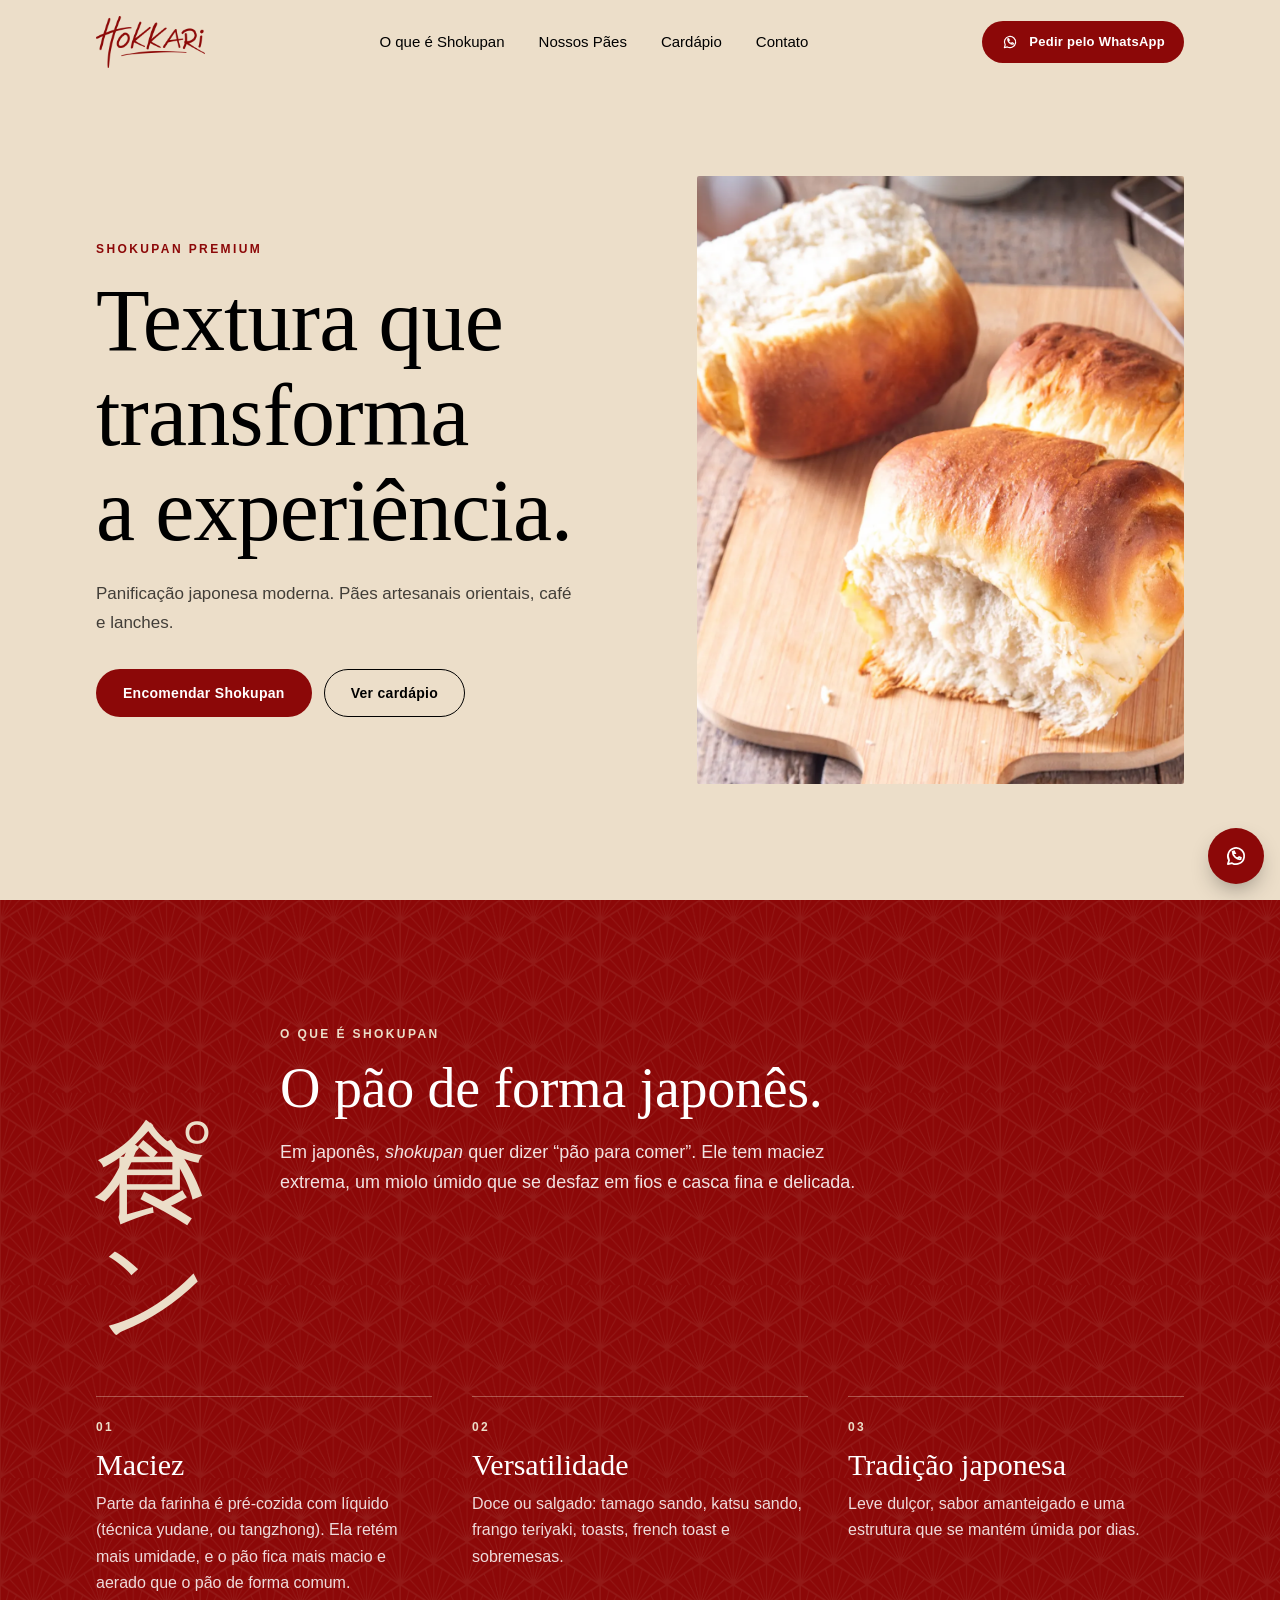
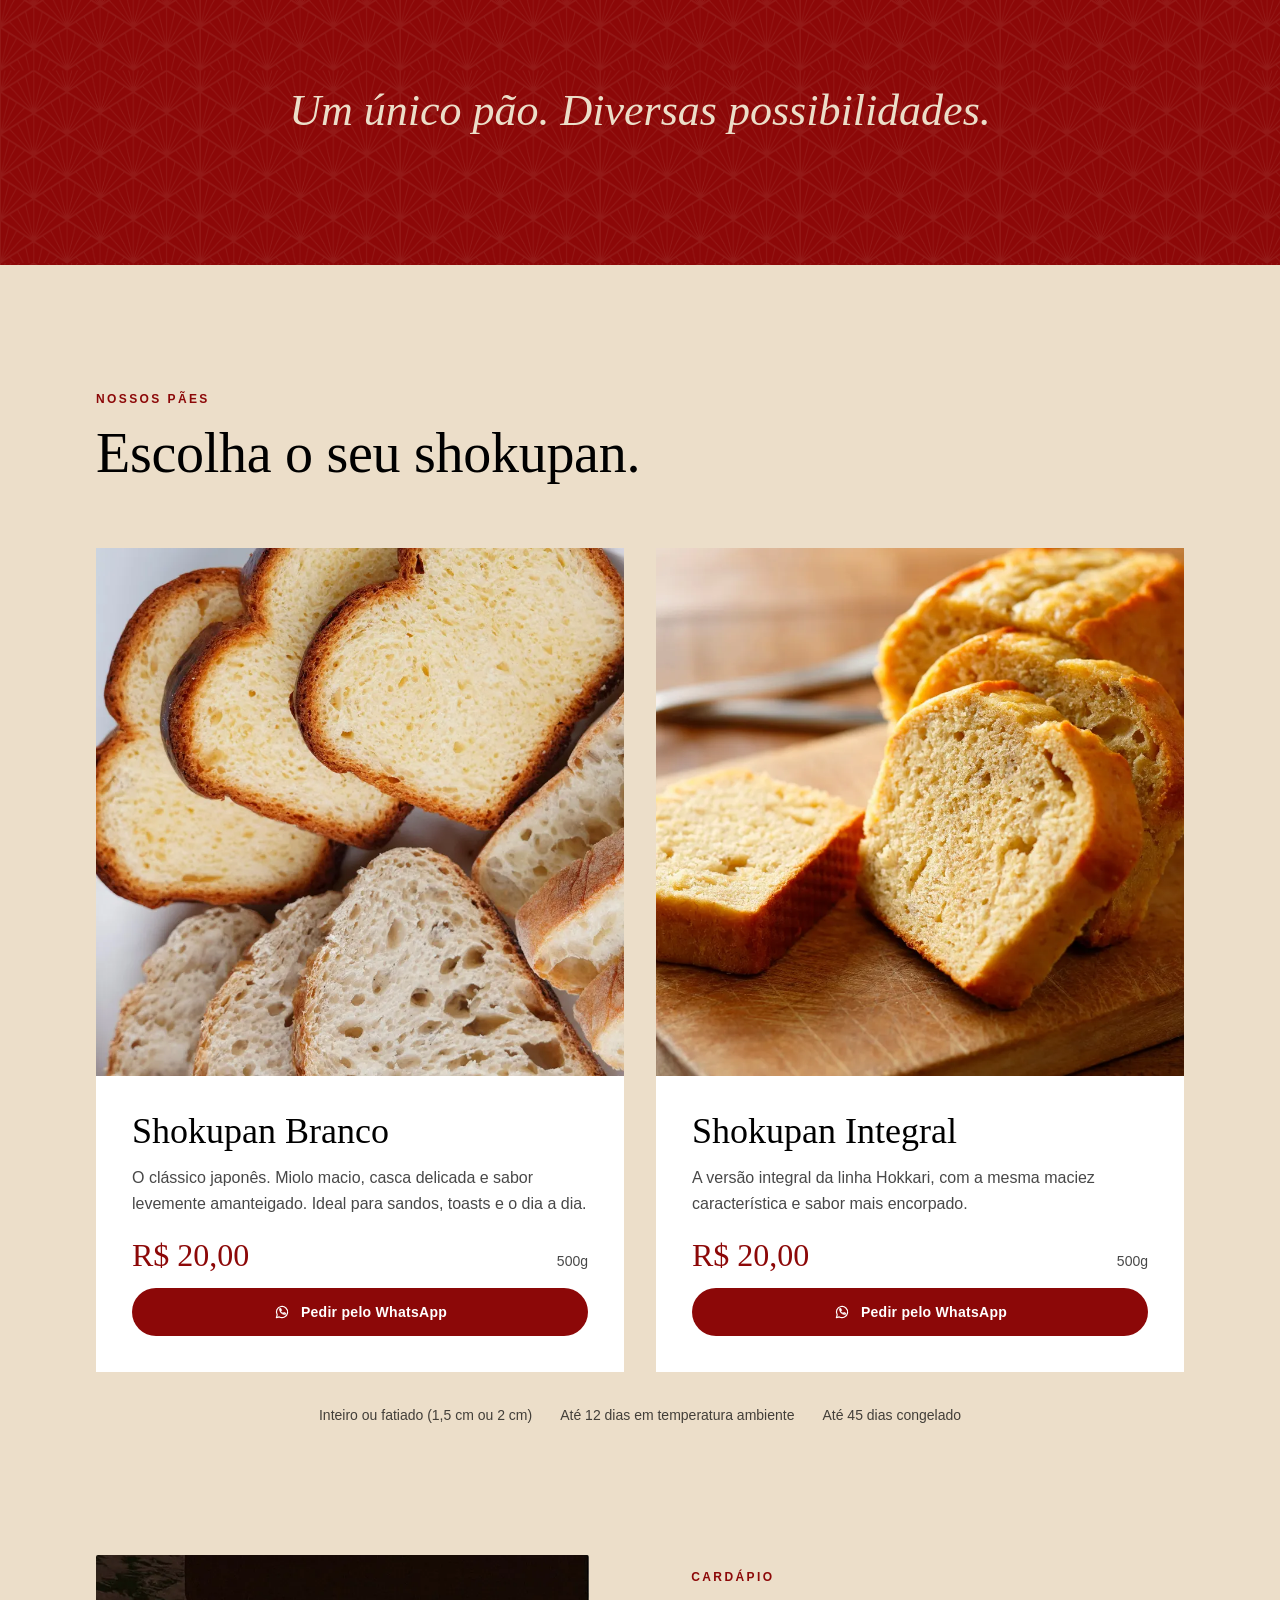
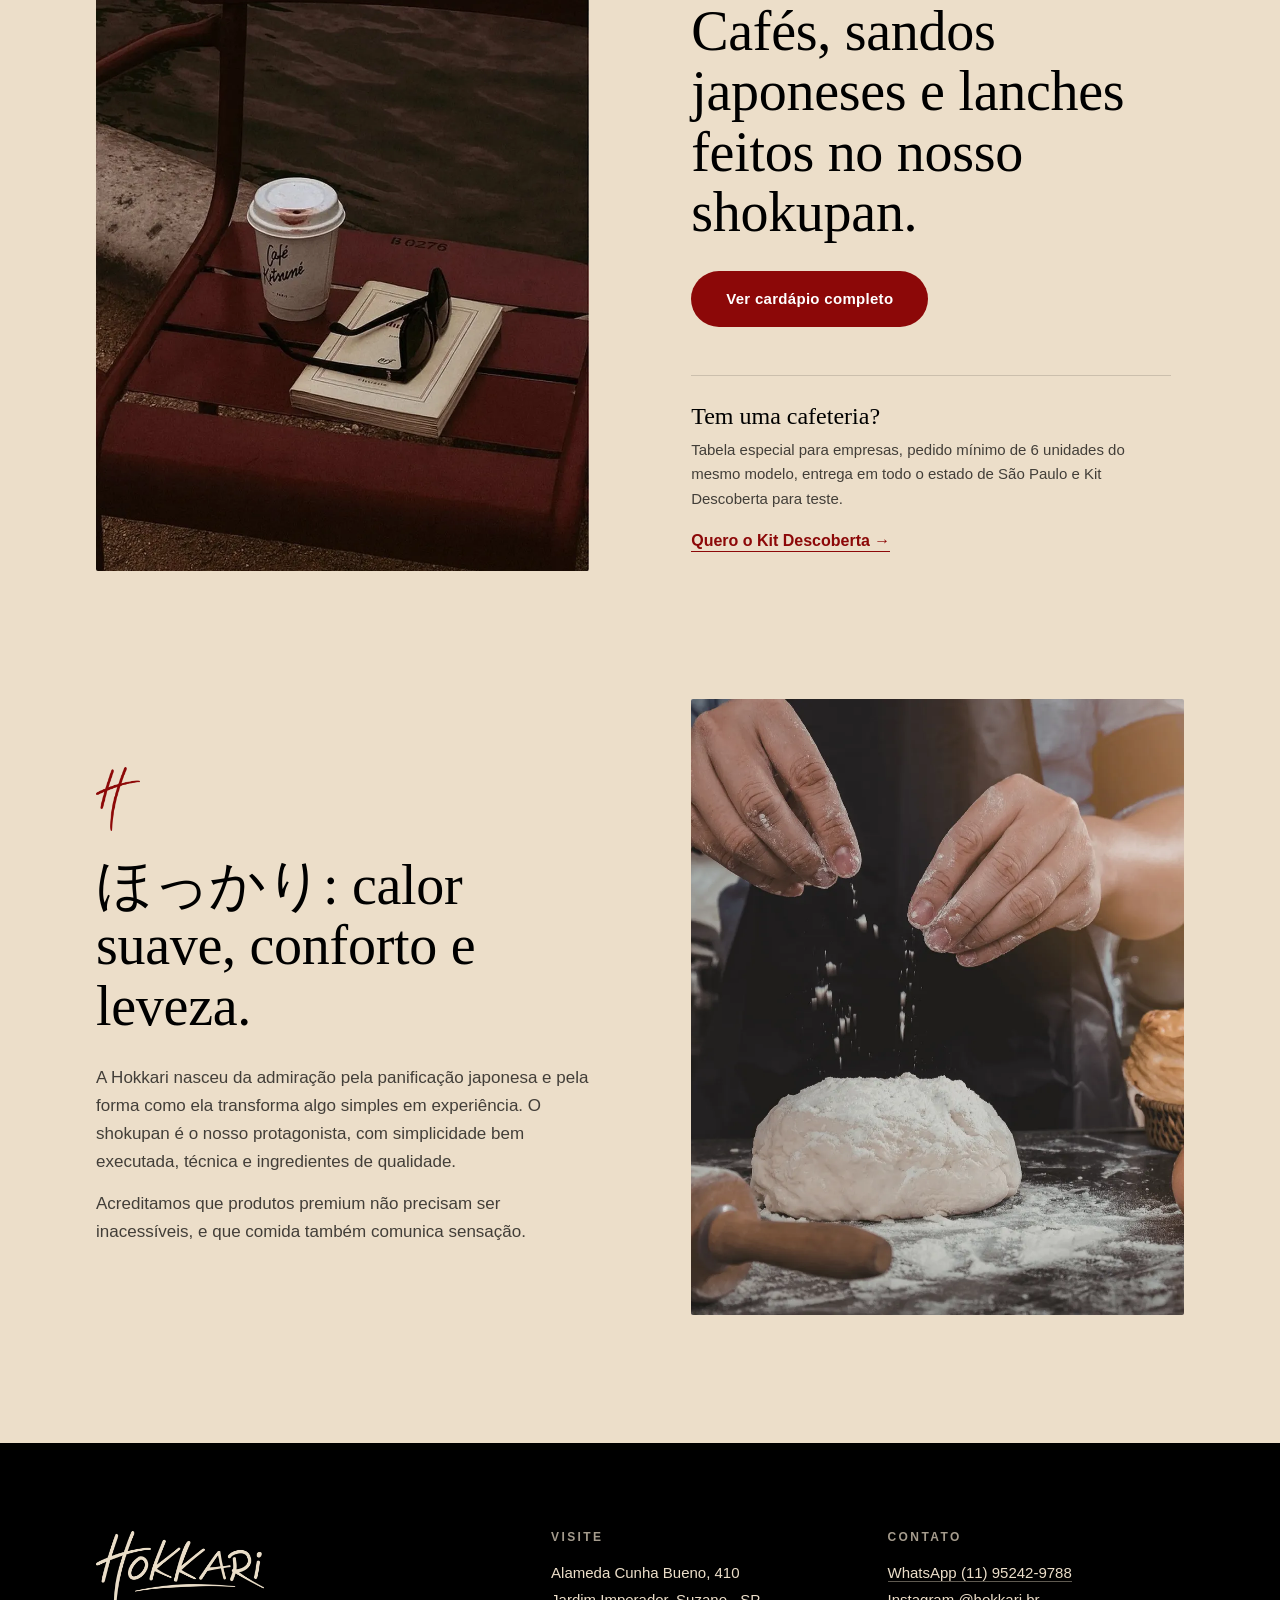
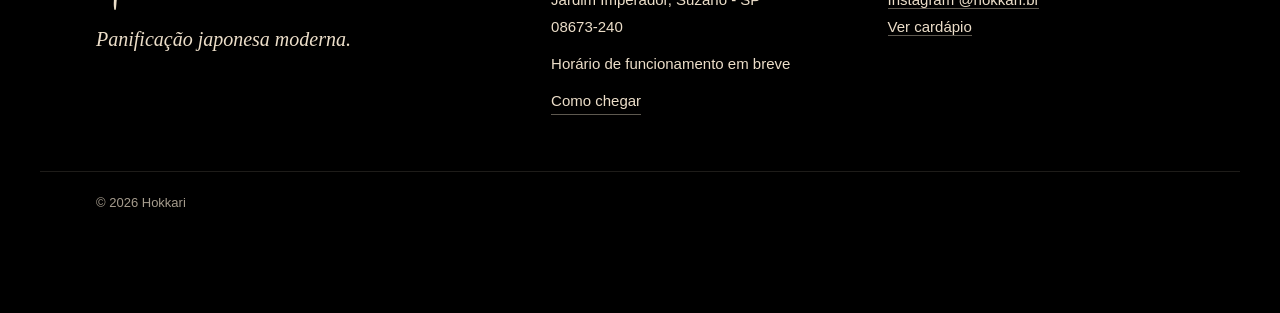
<file: index.html>
<!doctype html>
<html lang="pt-BR">
<head>
  <meta charset="utf-8">
  <meta name="viewport" content="width=device-width, initial-scale=1">
  <title>Hokkari · Shokupan premium e panificação japonesa moderna</title>
  <meta name="description" content="Hokkari: shokupan premium, o pão de forma japonês de maciez extrema. Pães artesanais orientais, café e lanches em Suzano - SP. Encomende pelo WhatsApp.">
  <meta name="theme-color" content="#ECDEC9">
  <link rel="canonical" href="https://www.hokkari.com.br/">

  <meta property="og:type" content="website">
  <meta property="og:locale" content="pt_BR">
  <meta property="og:site_name" content="Hokkari">
  <meta property="og:title" content="Hokkari · Textura que transforma a experiência">
  <meta property="og:description" content="Panificação japonesa moderna. Shokupan premium, café e lanches.">
  <meta property="og:url" content="https://www.hokkari.com.br/">
  <meta property="og:image" content="https://www.hokkari.com.br/assets/img/og-image.jpg">
  <meta property="og:image:width" content="1200">
  <meta property="og:image:height" content="630">
  <meta name="twitter:card" content="summary_large_image">

  <link rel="icon" href="assets/img/favicon.png" type="image/png">
  <link rel="preload" as="image" href="assets/img/hero.webp" type="image/webp">
  <link rel="stylesheet" href="assets/css/styles.css">

  <script>document.documentElement.classList.add("js")</script>
  <script src="assets/js/config.js"></script>
  <script src="assets/js/main.js" defer></script>
</head>
<body>
  <a class="skip-link" href="#conteudo">Pular para o conteúdo</a>

  <!-- ============ HEADER ============ -->
  <header class="site-header" id="topo">
    <div class="container header-inner">
      <a href="#topo" class="brand" aria-label="Hokkari, voltar ao início">
        <img src="assets/img/logo-vermelho.webp" width="640" height="304" alt="Hokkari">
      </a>

      <nav class="main-nav" id="menu" aria-label="Menu principal">
        <ul>
          <li><a href="#shokupan">O que é Shokupan</a></li>
          <li><a href="#paes">Nossos Pães</a></li>
          <li><a href="cardapio.html" data-cardapio>Cardápio</a></li>
          <li><a href="#contato">Contato</a></li>
        </ul>
      </nav>

      <div class="header-actions">
        <a class="btn btn-red btn-sm" data-wa="geral" href="https://wa.me/5511952429788" target="_blank" rel="noopener">
          <svg class="icon" aria-hidden="true"><use href="#i-chat"/></svg>
          <span class="only-wide">Pedir pelo WhatsApp</span><span class="only-narrow">Pedir</span>
        </a>
        <button class="menu-toggle" type="button" aria-expanded="false" aria-controls="menu" aria-label="Abrir menu">
          <span></span><span></span>
        </button>
      </div>
    </div>
  </header>

  <main id="conteudo">

    <!-- ============ HERO ============ -->
    <section class="hero" aria-labelledby="hero-title">
      <div class="container hero-grid">
        <div class="hero-text">
          <p class="eyebrow">Shokupan premium</p>
          <h1 id="hero-title">Textura que transforma a&nbsp;experiência.</h1>
          <p class="hero-sub">Panificação japonesa moderna. Pães artesanais orientais, café e lanches.</p>
          <div class="hero-ctas">
            <a href="#paes" class="btn btn-red">Encomendar Shokupan</a>
            <a href="cardapio.html" data-cardapio class="btn btn-line">Ver cardápio</a>
          </div>
        </div>
        <figure class="hero-media">
          <!-- FOTO/VÍDEO REAL: close do miolo do shokupan Hokkari sendo rasgado (4:5).
               Imagem provisória retirada da Apresentação de Marca. -->
          <img src="assets/img/hero.webp" width="1200" height="1440" fetchpriority="high"
               alt="Pão macio sendo aberto à mão, revelando o miolo branco em fios sobre tábua de madeira">
        </figure>
      </div>
    </section>

    <!-- ============ O QUE É SHOKUPAN ============ -->
    <section class="section shokupan" id="shokupan" aria-labelledby="shokupan-title">
      <div class="container">
        <div class="shokupan-head reveal">
          <p class="jp" lang="ja" aria-hidden="true">食パン</p>
          <div>
            <p class="eyebrow eyebrow-light">O que é Shokupan</p>
            <h2 id="shokupan-title">O pão de forma japonês.</h2>
            <p class="lead">Em japonês, <em>shokupan</em> quer dizer “pão para comer”. Ele tem maciez extrema, um miolo úmido que se desfaz em fios e casca fina e delicada.</p>
          </div>
        </div>

        <ol class="pillars">
          <li class="reveal">
            <h3>Maciez</h3>
            <p>Parte da farinha é pré-cozida com líquido (técnica yudane, ou tangzhong). Ela retém mais umidade, e o pão fica mais macio e aerado que o pão de forma comum.</p>
          </li>
          <li class="reveal">
            <h3>Versatilidade</h3>
            <p>Doce ou salgado: tamago sando, katsu sando, frango teriyaki, toasts, french toast e sobremesas.</p>
          </li>
          <li class="reveal">
            <h3>Tradição japonesa</h3>
            <p>Leve dulçor, sabor amanteigado e uma estrutura que se mantém úmida por dias.</p>
          </li>
        </ol>

        <p class="closing reveal">Um único pão. Diversas possibilidades.</p>
      </div>
    </section>

    <!-- ============ NOSSOS PÃES ============ -->
    <section class="section paes" id="paes" aria-labelledby="paes-title">
      <div class="container">
        <header class="section-head reveal">
          <p class="eyebrow">Nossos Pães</p>
          <h2 id="paes-title">Escolha o seu shokupan.</h2>
        </header>

        <div class="products">
          <article class="product reveal" aria-labelledby="p-branco">
            <figure class="product-media">
              <!-- FOTO REAL: Shokupan Branco inteiro + fatias, fundo creme (1:1). Imagem provisória. -->
              <img src="assets/img/shokupan-branco.webp" width="900" height="900" loading="lazy" decoding="async"
                   alt="Fatias de shokupan branco com miolo claro e casca dourada fina">
            </figure>
            <div class="product-body">
              <h3 id="p-branco">Shokupan Branco</h3>
              <p>O clássico japonês. Miolo macio, casca delicada e sabor levemente amanteigado. Ideal para sandos, toasts e o dia a dia.</p>
              <p class="meta"><span class="price" data-preco="branco">R$ 20,00</span><span data-peso="branco">500g</span></p>
              <a class="btn btn-red btn-block" data-wa="branco" href="https://wa.me/5511952429788" target="_blank" rel="noopener">
                <svg class="icon" aria-hidden="true"><use href="#i-chat"/></svg> Pedir pelo WhatsApp
              </a>
            </div>
          </article>

          <article class="product reveal" aria-labelledby="p-integral">
            <figure class="product-media">
              <!-- FOTO REAL: Shokupan Integral no mesmo enquadramento do Branco (1:1). Imagem provisória. -->
              <img src="assets/img/shokupan-integral.webp" width="900" height="900" loading="lazy" decoding="async"
                   alt="Shokupan integral fatiado sobre tábua de madeira, com miolo macio e casca dourada">
            </figure>
            <div class="product-body">
              <h3 id="p-integral">Shokupan Integral</h3>
              <p>A versão integral da linha Hokkari, com a mesma maciez característica e sabor mais encorpado.</p>
              <p class="meta"><span class="price" data-preco="integral">R$ 20,00</span><span data-peso="integral">500g</span></p>
              <a class="btn btn-red btn-block" data-wa="integral" href="https://wa.me/5511952429788" target="_blank" rel="noopener">
                <svg class="icon" aria-hidden="true"><use href="#i-chat"/></svg> Pedir pelo WhatsApp
              </a>
            </div>
          </article>
        </div>

        <ul class="product-info reveal">
          <li>Inteiro ou fatiado (1,5 cm ou 2 cm)</li>
          <li>Até 12 dias em temperatura ambiente</li>
          <li>Até 45 dias congelado</li>
        </ul>
      </div>
    </section>

    <!-- ============ CARDÁPIO ============ -->
    <section class="section cardapio" id="cardapio" aria-labelledby="cardapio-title">
      <div class="container split">
        <figure class="split-media reveal">
          <!-- FOTO REAL: café e sando no balcão da Hokkari (3:4). Imagem provisória. -->
          <img src="assets/img/cafe.webp" width="900" height="1200" loading="lazy" decoding="async"
               alt="Copo de café sobre uma cadeira vermelha ao lado de um livro e óculos de sol">
        </figure>
        <div class="split-text reveal">
          <p class="eyebrow">Cardápio</p>
          <h2 id="cardapio-title">Cafés, sandos japoneses e lanches feitos no nosso shokupan.</h2>
          <a href="cardapio.html" data-cardapio class="btn btn-red btn-lg">Ver cardápio completo</a>

          <div class="b2b" id="cafeterias">
            <h3>Tem uma cafeteria?</h3>
            <p>Tabela especial para empresas, pedido mínimo de 6 unidades do mesmo modelo, entrega em todo o estado de São Paulo e Kit Descoberta para teste.</p>
            <a class="text-link" data-wa="b2b" href="https://wa.me/5511952429788" target="_blank" rel="noopener">Quero o Kit Descoberta →</a>
          </div>
        </div>
      </div>
    </section>

    <!-- ============ SOBRE ============ -->
    <section class="section sobre" id="sobre" aria-labelledby="sobre-title">
      <div class="container split split-reverse">
        <figure class="split-media reveal">
          <!-- FOTO REAL: mãos da equipe Hokkari trabalhando a massa (5:6). Imagem provisória. -->
          <img src="assets/img/sobre.webp" width="1000" height="1200" loading="lazy" decoding="async"
               alt="Mãos polvilhando farinha sobre uma massa de pão na bancada">
        </figure>
        <div class="split-text reveal">
          <img class="symbol" src="assets/img/simbolo-vermelho.webp" width="300" height="434" alt="" loading="lazy">
          <h2 id="sobre-title"><span lang="ja">ほっかり</span>: calor suave, conforto e leveza.</h2>
          <p>A Hokkari nasceu da admiração pela panificação japonesa e pela forma como ela transforma algo simples em experiência. O shokupan é o nosso protagonista, com simplicidade bem executada, técnica e ingredientes de qualidade.</p>
          <p>Acreditamos que produtos premium não precisam ser inacessíveis, e que comida também comunica sensação.</p>
        </div>
      </div>
    </section>
  </main>

  <!-- ============ RODAPÉ ============ -->
  <footer class="site-footer" id="contato">
    <div class="container footer-grid">
      <div class="footer-brand">
        <img src="assets/img/logo-creme.webp" width="640" height="304" alt="Hokkari" loading="lazy">
        <p>Panificação japonesa moderna.</p>
      </div>
      <div>
        <h2 class="footer-title">Visite</h2>
        <address data-endereco>Alameda Cunha Bueno, 410<br>Jardim Imperador, Suzano - SP<br>08673-240</address>
        <ul class="plain" data-horarios><li>Horário de funcionamento em breve</li></ul>
        <a class="footer-link" data-maps href="https://www.google.com/maps/search/?api=1&query=Alameda+Cunha+Bueno+410+Suzano+SP" target="_blank" rel="noopener">Como chegar</a>
      </div>
      <div>
        <h2 class="footer-title">Contato</h2>
        <ul class="plain">
          <li><a class="footer-link" data-wa="geral" href="https://wa.me/5511952429788" target="_blank" rel="noopener">WhatsApp <span data-wa-display>(11) 95242-9788</span></a></li>
          <li><a class="footer-link" data-ig href="https://instagram.com/hokkari.br" target="_blank" rel="noopener">Instagram <span data-ig-display>@hokkari.br</span></a></li>
          <li><a class="footer-link" data-cardapio href="cardapio.html">Ver cardápio</a></li>
        </ul>
      </div>
    </div>
    <div class="container footer-bottom">
      <p>© <span data-ano>2026</span> Hokkari</p>
    </div>
  </footer>

  <a class="wa-float" data-wa="geral" href="https://wa.me/5511952429788" target="_blank" rel="noopener" aria-label="Conversar com a Hokkari pelo WhatsApp">
    <svg aria-hidden="true"><use href="#i-chat"/></svg>
  </a>

  <svg width="0" height="0" style="position:absolute" aria-hidden="true">
    <symbol id="i-chat" viewBox="0 0 24 24"><path fill="none" stroke="currentColor" stroke-width="1.6" stroke-linecap="round" stroke-linejoin="round" d="M4.5 19.5l1.1-3.6A7.5 7.5 0 1 1 8.4 18.6z"/><path fill="none" stroke="currentColor" stroke-width="1.6" stroke-linecap="round" d="M9.3 9.2c.2 2.3 2.2 4.4 4.6 4.8l1-1.1 1.6.8-.3 1.3c-3.5.3-7.4-3.4-7.3-7l1.3-.3.8 1.6z"/></symbol>
  </svg>
</body>
</html>
</file>
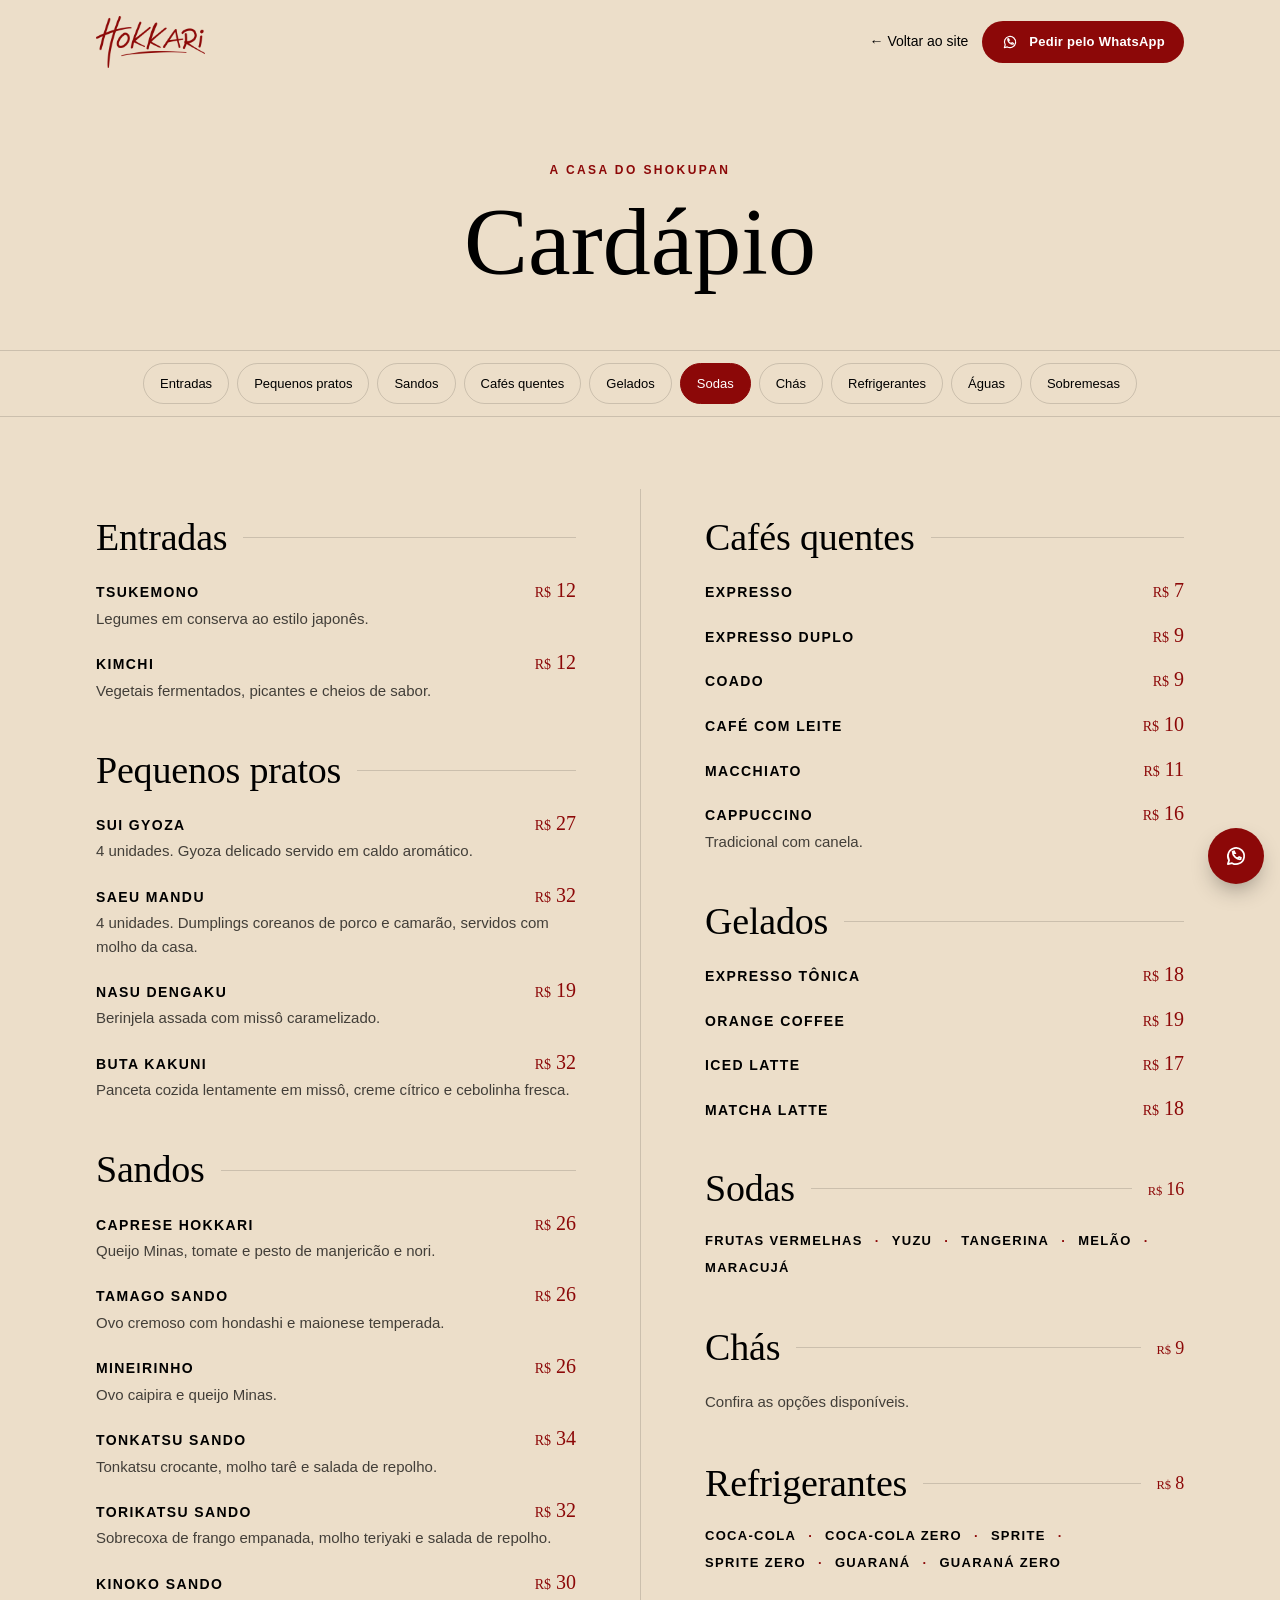
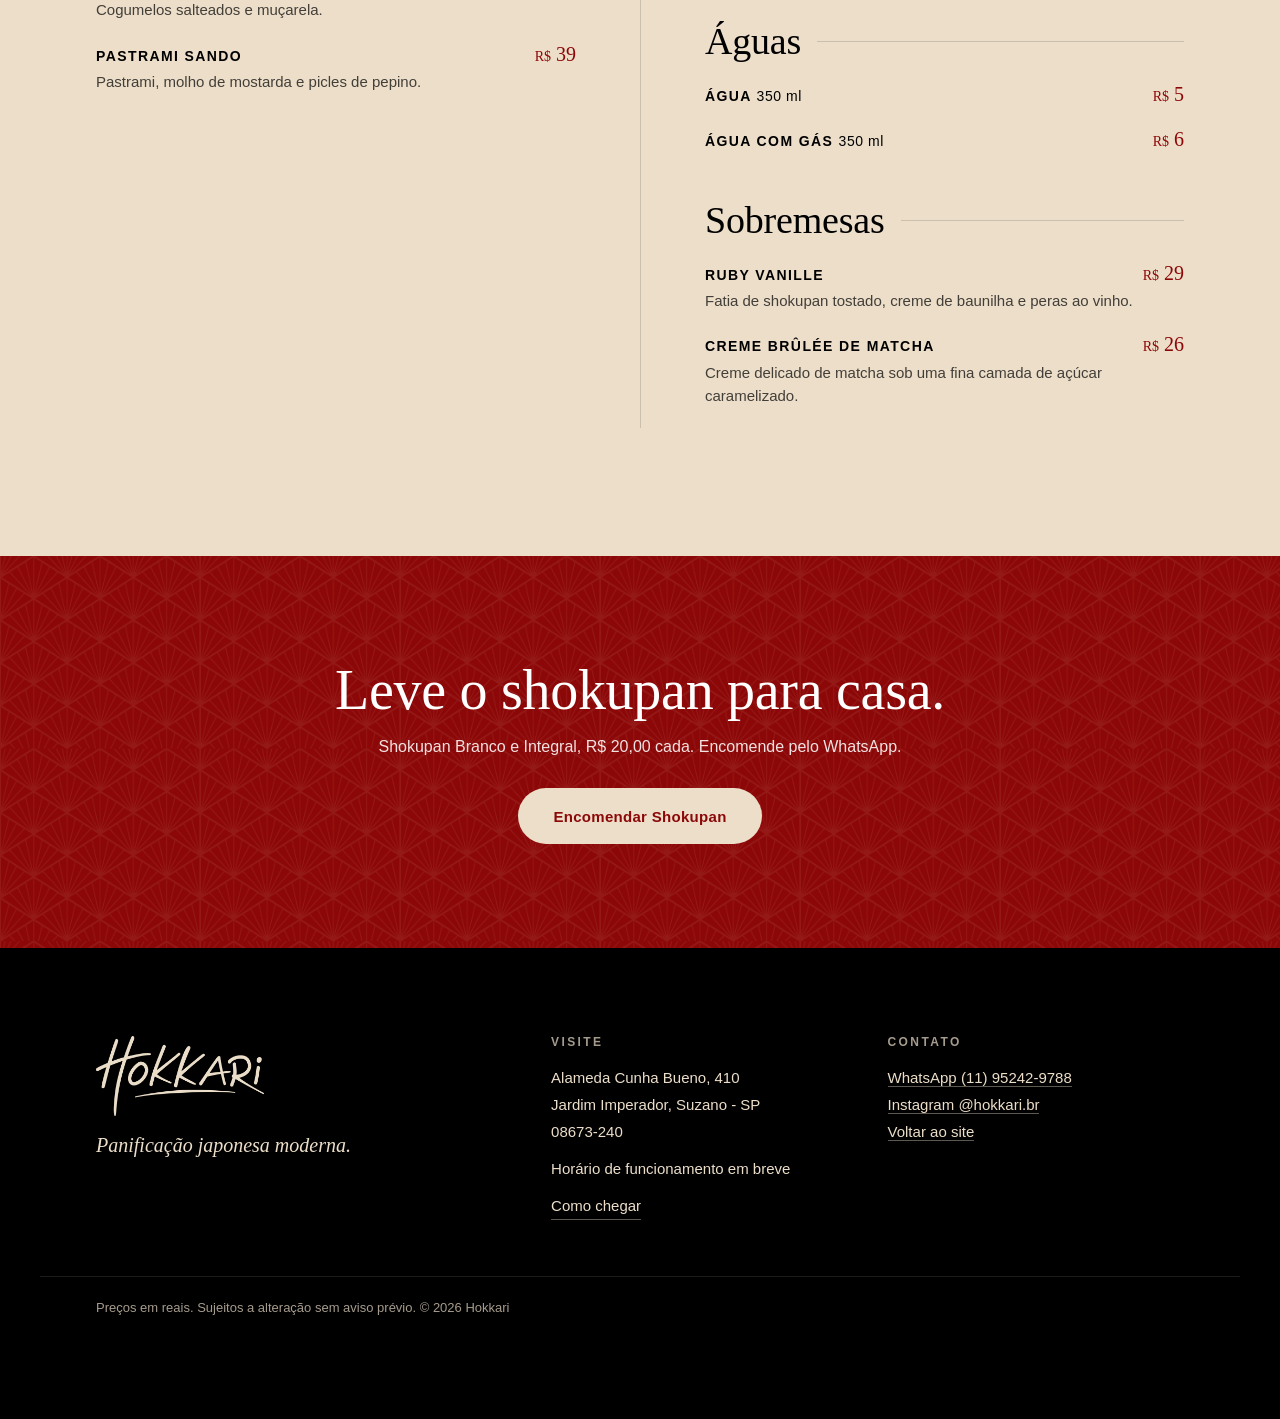
<file: cardapio.html>
<!doctype html>
<html lang="pt-BR">
<head>
  <meta charset="utf-8">
  <meta name="viewport" content="width=device-width, initial-scale=1">
  <title>Cardápio · Hokkari</title>
  <meta name="description" content="Cardápio da Hokkari, a casa do shokupan: sandos japoneses, pequenos pratos, cafés, gelados, sodas e sobremesas em Suzano - SP.">
  <meta name="theme-color" content="#ECDEC9">
  <link rel="canonical" href="https://www.hokkari.com.br/cardapio.html">
  <meta property="og:type" content="website">
  <meta property="og:locale" content="pt_BR">
  <meta property="og:title" content="Cardápio · Hokkari">
  <meta property="og:description" content="A casa do shokupan. Sandos japoneses, cafés e sobremesas.">
  <meta property="og:image" content="https://www.hokkari.com.br/assets/img/og-image.jpg">
  <link rel="icon" href="assets/img/favicon.png" type="image/png">
  <link rel="stylesheet" href="assets/css/styles.css">
  <script>document.documentElement.classList.add("js")</script>
  <script src="assets/js/config.js"></script>
  <script src="assets/js/main.js" defer></script>
</head>
<body class="page-menu" data-no-schema>
  <a class="skip-link" href="#conteudo">Pular para o conteúdo</a>

  <header class="site-header">
    <div class="container header-inner">
      <a href="index.html" class="brand" aria-label="Hokkari, voltar ao site">
        <img src="assets/img/logo-vermelho.webp" width="640" height="304" alt="Hokkari">
      </a>
      <div class="header-actions">
        <a class="back-link" href="index.html">← <span class="only-wide">Voltar ao site</span><span class="only-narrow">Site</span></a>
        <a class="btn btn-red btn-sm" data-wa="geral" href="https://wa.me/5511952429788" target="_blank" rel="noopener">
          <svg class="icon" aria-hidden="true"><use href="#i-chat"/></svg>
          <span class="only-wide">Pedir pelo WhatsApp</span><span class="only-narrow">Pedir</span>
        </a>
      </div>
    </div>
  </header>

  <main id="conteudo">
    <section class="menu-hero">
      <div class="container">
        <p class="eyebrow">A casa do shokupan</p>
        <h1>Cardápio</h1>
      </div>
    </section>

    <nav class="menu-nav" aria-label="Categorias do cardápio">
      <ul class="container">
        <li><a href="#entradas">Entradas</a></li>
        <li><a href="#pequenos-pratos">Pequenos pratos</a></li>
        <li><a href="#sandos">Sandos</a></li>
        <li><a href="#cafes">Cafés quentes</a></li>
        <li><a href="#gelados">Gelados</a></li>
        <li><a href="#sodas">Sodas</a></li>
        <li><a href="#chas">Chás</a></li>
        <li><a href="#refrigerantes">Refrigerantes</a></li>
        <li><a href="#aguas">Águas</a></li>
        <li><a href="#sobremesas">Sobremesas</a></li>
      </ul>
    </nav>

    <div class="container menu-cols">
      <div class="menu-col">
      <section class="menu-group reveal" id="entradas" aria-labelledby="entradas-t">
        <h2 class="menu-title" id="entradas-t"><span>Entradas</span></h2>
        <ul class="menu-list">
          <li class="menu-item"><h3>Tsukemono</h3><span class="price-tag"><span class="cur">R$</span> 12</span><p>Legumes em conserva ao estilo japonês.</p></li>
          <li class="menu-item"><h3>Kimchi</h3><span class="price-tag"><span class="cur">R$</span> 12</span><p>Vegetais fermentados, picantes e cheios de sabor.</p></li>
        </ul>
      </section>
      <section class="menu-group reveal" id="pequenos-pratos" aria-labelledby="pequenos-pratos-t">
        <h2 class="menu-title" id="pequenos-pratos-t"><span>Pequenos pratos</span></h2>
        <ul class="menu-list">
          <li class="menu-item"><h3>Sui Gyoza</h3><span class="price-tag"><span class="cur">R$</span> 27</span><p>4 unidades. Gyoza delicado servido em caldo aromático.</p></li>
          <li class="menu-item"><h3>Saeu Mandu</h3><span class="price-tag"><span class="cur">R$</span> 32</span><p>4 unidades. Dumplings coreanos de porco e camarão, servidos com molho da casa.</p></li>
          <li class="menu-item"><h3>Nasu Dengaku</h3><span class="price-tag"><span class="cur">R$</span> 19</span><p>Berinjela assada com missô caramelizado.</p></li>
          <li class="menu-item"><h3>Buta Kakuni</h3><span class="price-tag"><span class="cur">R$</span> 32</span><p>Panceta cozida lentamente em missô, creme cítrico e cebolinha fresca.</p></li>
        </ul>
      </section>
      <section class="menu-group reveal" id="sandos" aria-labelledby="sandos-t">
        <h2 class="menu-title" id="sandos-t"><span>Sandos</span></h2>
        <ul class="menu-list">
          <li class="menu-item"><h3>Caprese Hokkari</h3><span class="price-tag"><span class="cur">R$</span> 26</span><p>Queijo Minas, tomate e pesto de manjericão e nori.</p></li>
          <li class="menu-item"><h3>Tamago Sando</h3><span class="price-tag"><span class="cur">R$</span> 26</span><p>Ovo cremoso com hondashi e maionese temperada.</p></li>
          <li class="menu-item"><h3>Mineirinho</h3><span class="price-tag"><span class="cur">R$</span> 26</span><p>Ovo caipira e queijo Minas.</p></li>
          <li class="menu-item"><h3>Tonkatsu Sando</h3><span class="price-tag"><span class="cur">R$</span> 34</span><p>Tonkatsu crocante, molho tarê e salada de repolho.</p></li>
          <li class="menu-item"><h3>Torikatsu Sando</h3><span class="price-tag"><span class="cur">R$</span> 32</span><p>Sobrecoxa de frango empanada, molho teriyaki e salada de repolho.</p></li>
          <li class="menu-item"><h3>Kinoko Sando</h3><span class="price-tag"><span class="cur">R$</span> 30</span><p>Cogumelos salteados e muçarela.</p></li>
          <li class="menu-item"><h3>Pastrami Sando</h3><span class="price-tag"><span class="cur">R$</span> 39</span><p>Pastrami, molho de mostarda e picles de pepino.</p></li>
        </ul>
      </section>
      </div>
      <div class="menu-col">
      <section class="menu-group reveal" id="cafes" aria-labelledby="cafes-t">
        <h2 class="menu-title" id="cafes-t"><span>Cafés quentes</span></h2>
        <ul class="menu-list">
          <li class="menu-item"><h3>Expresso</h3><span class="price-tag"><span class="cur">R$</span> 7</span></li>
          <li class="menu-item"><h3>Expresso duplo</h3><span class="price-tag"><span class="cur">R$</span> 9</span></li>
          <li class="menu-item"><h3>Coado</h3><span class="price-tag"><span class="cur">R$</span> 9</span></li>
          <li class="menu-item"><h3>Café com leite</h3><span class="price-tag"><span class="cur">R$</span> 10</span></li>
          <li class="menu-item"><h3>Macchiato</h3><span class="price-tag"><span class="cur">R$</span> 11</span></li>
          <li class="menu-item"><h3>Cappuccino</h3><span class="price-tag"><span class="cur">R$</span> 16</span><p>Tradicional com canela.</p></li>
        </ul>
      </section>
      <section class="menu-group reveal" id="gelados" aria-labelledby="gelados-t">
        <h2 class="menu-title" id="gelados-t"><span>Gelados</span></h2>
        <ul class="menu-list">
          <li class="menu-item"><h3>Expresso tônica</h3><span class="price-tag"><span class="cur">R$</span> 18</span></li>
          <li class="menu-item"><h3>Orange coffee</h3><span class="price-tag"><span class="cur">R$</span> 19</span></li>
          <li class="menu-item"><h3>Iced latte</h3><span class="price-tag"><span class="cur">R$</span> 17</span></li>
          <li class="menu-item"><h3>Matcha latte</h3><span class="price-tag"><span class="cur">R$</span> 18</span></li>
        </ul>
      </section>
      <section class="menu-group reveal" id="sodas" aria-labelledby="sodas-t">
        <h2 class="menu-title" id="sodas-t"><span>Sodas</span><span class="price-tag"><span class="cur">R$</span> 16</span></h2>
        <ul class="flavors"><li>Frutas vermelhas</li><li>Yuzu</li><li>Tangerina</li><li>Melão</li><li>Maracujá</li></ul>
      </section>
      <section class="menu-group reveal" id="chas" aria-labelledby="chas-t">
        <h2 class="menu-title" id="chas-t"><span>Chás</span><span class="price-tag"><span class="cur">R$</span> 9</span></h2>
        <p class="menu-note">Confira as opções disponíveis.</p>
      </section>
      <section class="menu-group reveal" id="refrigerantes" aria-labelledby="refrigerantes-t">
        <h2 class="menu-title" id="refrigerantes-t"><span>Refrigerantes</span><span class="price-tag"><span class="cur">R$</span> 8</span></h2>
        <ul class="flavors"><li>Coca-Cola</li><li>Coca-Cola Zero</li><li>Sprite</li><li>Sprite Zero</li><li>Guaraná</li><li>Guaraná Zero</li></ul>
      </section>
      <section class="menu-group reveal" id="aguas" aria-labelledby="aguas-t">
        <h2 class="menu-title" id="aguas-t"><span>Águas</span></h2>
        <ul class="menu-list">
          <li class="menu-item"><h3>Água <span class="unit">350 ml</span></h3><span class="price-tag"><span class="cur">R$</span> 5</span></li>
          <li class="menu-item"><h3>Água com gás <span class="unit">350 ml</span></h3><span class="price-tag"><span class="cur">R$</span> 6</span></li>
        </ul>
      </section>
      <section class="menu-group reveal" id="sobremesas" aria-labelledby="sobremesas-t">
        <h2 class="menu-title" id="sobremesas-t"><span>Sobremesas</span></h2>
        <ul class="menu-list">
          <li class="menu-item"><h3>Ruby Vanille</h3><span class="price-tag"><span class="cur">R$</span> 29</span><p>Fatia de shokupan tostado, creme de baunilha e peras ao vinho.</p></li>
          <li class="menu-item"><h3>Creme brûlée de matcha</h3><span class="price-tag"><span class="cur">R$</span> 26</span><p>Creme delicado de matcha sob uma fina camada de açúcar caramelizado.</p></li>
        </ul>
      </section>
      </div>
    </div>

    <section class="menu-cta">
      <div class="container">
        <h2>Leve o shokupan para casa.</h2>
        <p>Shokupan Branco e Integral, R$ 20,00 cada. Encomende pelo WhatsApp.</p>
        <a class="btn btn-red btn-lg" href="index.html#paes">Encomendar Shokupan</a>
      </div>
    </section>
  </main>

  <footer class="site-footer" id="contato">
    <div class="container footer-grid">
      <div class="footer-brand">
        <img src="assets/img/logo-creme.webp" width="640" height="304" alt="Hokkari" loading="lazy">
        <p>Panificação japonesa moderna.</p>
      </div>
      <div>
        <h2 class="footer-title">Visite</h2>
        <address data-endereco>Alameda Cunha Bueno, 410<br>Jardim Imperador, Suzano - SP<br>08673-240</address>
        <ul class="plain" data-horarios><li>Horário de funcionamento em breve</li></ul>
        <a class="footer-link" data-maps href="https://www.google.com/maps/search/?api=1&query=Alameda+Cunha+Bueno+410+Suzano+SP" target="_blank" rel="noopener">Como chegar</a>
      </div>
      <div>
        <h2 class="footer-title">Contato</h2>
        <ul class="plain">
          <li><a class="footer-link" data-wa="geral" href="https://wa.me/5511952429788" target="_blank" rel="noopener">WhatsApp <span data-wa-display>(11) 95242-9788</span></a></li>
          <li><a class="footer-link" data-ig href="https://instagram.com/hokkari.br" target="_blank" rel="noopener">Instagram <span data-ig-display>@hokkari.br</span></a></li>
          <li><a class="footer-link" href="index.html">Voltar ao site</a></li>
        </ul>
      </div>
    </div>
    <div class="container footer-bottom">
      <p>Preços em reais. Sujeitos a alteração sem aviso prévio. © <span data-ano>2026</span> Hokkari</p>
    </div>
  </footer>

  <a class="wa-float" data-wa="geral" href="https://wa.me/5511952429788" target="_blank" rel="noopener" aria-label="Conversar com a Hokkari pelo WhatsApp">
    <svg aria-hidden="true"><use href="#i-chat"/></svg>
  </a>

  <svg width="0" height="0" style="position:absolute" aria-hidden="true">
    <symbol id="i-chat" viewBox="0 0 24 24"><path fill="none" stroke="currentColor" stroke-width="1.6" stroke-linecap="round" stroke-linejoin="round" d="M4.5 19.5l1.1-3.6A7.5 7.5 0 1 1 8.4 18.6z"/><path fill="none" stroke="currentColor" stroke-width="1.6" stroke-linecap="round" d="M9.3 9.2c.2 2.3 2.2 4.4 4.6 4.8l1-1.1 1.6.8-.3 1.3c-3.5.3-7.4-3.4-7.3-7l1.3-.3.8 1.6z"/></symbol>
  </svg>
</body>
</html>
</file>
<file: assets/css/styles.css>
/* =========================================================================
   HOKKARI · estilos
   Segue a Apresentação de Marca (2026):
   - Cores principais: vermelho #8C0808 e creme #ECDEC9 · apoio: branco e preto
   - Fontes: Times New Roman (títulos) e Helvetica (corpo)
   - Logotipo sem efeitos, sem rotação, com respiro; positivo em fundo claro,
     negativo em fundo escuro. Padrão japonês aplicado de forma sutil.
   ========================================================================= */

:root {
  --red: #8C0808;
  --red-dark: #6B0606;
  --cream: #ECDEC9;
  --white: #FFFFFF;
  --black: #000000;
  --text-soft: rgba(0, 0, 0, .72);
  --line: rgba(0, 0, 0, .14);

  --serif: "Times New Roman", Times, serif;
  --sans: Helvetica, "Helvetica Neue", Arial, sans-serif;

  --gutter: clamp(20px, 5vw, 56px);
  --max: 1200px;
  --section: clamp(72px, 10vw, 128px);
  --header-h: 72px;
  --ease: cubic-bezier(.22, .61, .36, 1);
}

*, *::before, *::after { box-sizing: border-box; }
html { scroll-behavior: smooth; scroll-padding-top: var(--header-h); -webkit-text-size-adjust: 100%; }
body {
  margin: 0;
  background: var(--cream);
  color: var(--black);
  font: 400 1rem/1.65 var(--sans);
  -webkit-font-smoothing: antialiased;
  overflow-x: hidden;
}
img { display: block; max-width: 100%; height: auto; }
figure { margin: 0; }
a { color: inherit; }
h1, h2, h3 { font-family: var(--serif); font-weight: 400; line-height: 1.08; margin: 0; }
p { margin: 0; }
ul, ol { margin: 0; padding: 0; list-style: none; }
address { font-style: normal; }

:focus-visible { outline: 2px solid var(--red); outline-offset: 3px; }
.site-footer :focus-visible, .shokupan :focus-visible { outline-color: var(--cream); }

.container { width: 100%; max-width: var(--max); margin-inline: auto; padding-inline: var(--gutter); }

.skip-link { position: absolute; left: 12px; top: -60px; z-index: 100; background: var(--black); color: var(--white); padding: 10px 16px; }
.skip-link:focus { top: 12px; }

.eyebrow {
  font: 700 .75rem/1 var(--sans); letter-spacing: .2em; text-transform: uppercase;
  color: var(--red); margin-bottom: 18px;
}
.eyebrow-light { color: var(--cream); }

/* ---------- Botões ---------- */
.btn {
  display: inline-flex; align-items: center; justify-content: center; gap: 10px;
  min-height: 48px; padding: 14px 26px;
  font: 700 .875rem/1 var(--sans); letter-spacing: .02em; text-decoration: none;
  border: 1.5px solid transparent; border-radius: 999px; cursor: pointer;
  transition: background-color .3s var(--ease), color .3s var(--ease), border-color .3s var(--ease);
}
.btn .icon { width: 18px; height: 18px; flex: none; }
.btn-red { background: var(--red); color: var(--white); }
.btn-red:hover { background: var(--red-dark); }
.btn-line { border-color: var(--black); color: var(--black); }
.btn-line:hover { background: var(--black); color: var(--cream); }
.btn-sm { min-height: 42px; padding: 10px 18px; font-size: .8125rem; }
.btn-lg { min-height: 56px; padding: 18px 34px; font-size: .9375rem; }
.btn-block { width: 100%; }

.text-link { font-weight: 700; color: var(--red); text-decoration: none; border-bottom: 1.5px solid currentColor; padding-bottom: 2px; }
.text-link:hover { color: var(--red-dark); }

/* ---------- Header ---------- */
.site-header {
  position: fixed; inset: 0 0 auto; z-index: 50; height: var(--header-h);
  background: var(--cream);
  border-bottom: 1px solid transparent;
  transition: border-color .3s var(--ease);
}
.site-header.is-scrolled { border-color: var(--line); }
.header-inner { height: 100%; display: flex; align-items: center; justify-content: space-between; gap: 16px; }
.brand { display: block; padding: 6px 0; }
.brand img { height: 44px; width: auto; }

.header-actions { display: flex; align-items: center; gap: 6px; }
.only-wide { display: none; }

.menu-toggle { width: 44px; height: 44px; border: 0; background: none; cursor: pointer; display: grid; place-content: center; gap: 7px; padding: 0; }
.menu-toggle span { display: block; width: 22px; height: 1.5px; background: var(--black); transition: transform .3s var(--ease); }
.menu-toggle[aria-expanded="true"] span:first-child { transform: translateY(4.25px) rotate(45deg); }
.menu-toggle[aria-expanded="true"] span:last-child { transform: translateY(-4.25px) rotate(-45deg); }

.main-nav {
  position: fixed; inset: var(--header-h) 0 auto; z-index: 49;
  background: var(--cream); border-bottom: 1px solid var(--line);
  padding: 4px var(--gutter) 24px;
  opacity: 0; visibility: hidden; transform: translateY(-6px);
  transition: opacity .25s var(--ease), transform .25s var(--ease), visibility .25s;
}
.main-nav.is-open { opacity: 1; visibility: visible; transform: none; }
.main-nav a { display: block; padding: 14px 0; border-bottom: 1px solid var(--line); font: 400 1.5rem/1.2 var(--serif); text-decoration: none; }

@media (min-width: 560px) {
  .only-wide { display: inline; }
  .only-narrow { display: none; }
}
@media (min-width: 960px) {
  :root { --header-h: 84px; }
  .brand img { height: 52px; }
  .menu-toggle { display: none; }
  .main-nav { position: static; padding: 0; background: none; border: 0; opacity: 1; visibility: visible; transform: none; }
  .main-nav ul { display: flex; gap: 34px; }
  .main-nav a { padding: 6px 0; border: 0; font: 400 .9375rem/1 var(--sans); }
  .main-nav a:hover { color: var(--red); }
}

/* ---------- Hero ---------- */
.hero { padding: calc(var(--header-h) + 32px) 0 var(--section); }
.hero-grid { display: grid; gap: 40px; align-items: center; }
.hero h1 { font-size: clamp(2.75rem, 8vw, 5.5rem); letter-spacing: -.01em; }
.hero-sub { margin-top: 22px; font-size: 1.0625rem; color: var(--text-soft); max-width: 28em; }
.hero-ctas { display: flex; flex-wrap: wrap; gap: 12px; margin-top: 32px; }
.hero-media { aspect-ratio: 5 / 6; overflow: hidden; border-radius: 2px; background: var(--white); }
.hero-media img { width: 100%; height: 100%; object-fit: cover; }
.hero-text > * { animation: rise .9s var(--ease) both; }
.hero-text > :nth-child(2) { animation-delay: .08s; }
.hero-text > :nth-child(3) { animation-delay: .16s; }
.hero-text > :nth-child(4) { animation-delay: .24s; }
@keyframes rise { from { opacity: 0; transform: translateY(14px); } to { opacity: 1; transform: none; } }

@media (min-width: 900px) {
  .hero { min-height: 100svh; display: flex; align-items: center; padding-bottom: 56px; }
  .hero-grid { grid-template-columns: 1.05fr 1fr; gap: clamp(48px, 7vw, 104px); }
  .hero-media { max-height: calc(100svh - var(--header-h) - 96px); aspect-ratio: 4 / 5; }
}

/* ---------- Seções ---------- */
.section { padding-block: var(--section); }
.section-head { margin-bottom: clamp(40px, 6vw, 64px); }
h2 { font-size: clamp(2.125rem, 5vw, 3.5rem); letter-spacing: -.005em; }

/* ---------- O que é Shokupan (fundo vermelho + padrão) ---------- */
.shokupan { position: relative; isolation: isolate; background: var(--red); color: var(--white); overflow: hidden; }
.shokupan::before { /* padrão da marca, sutil */
  content: ""; position: absolute; inset: 0; z-index: -1;
  background: var(--cream); opacity: .08;
  -webkit-mask: url("../img/padrao.png") 0 0 / 200px auto repeat;
          mask: url("../img/padrao.png") 0 0 / 200px auto repeat;
}
.shokupan-head { display: grid; gap: 8px; margin-bottom: clamp(48px, 7vw, 80px); }
.jp { font-family: "Yu Mincho", "Hiragino Mincho ProN", "Noto Serif JP", var(--serif); font-size: clamp(3rem, 10vw, 7rem); line-height: 1; color: var(--cream); }
.shokupan .lead { margin-top: 20px; font-size: 1.125rem; max-width: 34em; color: rgba(255,255,255,.88); }
@media (min-width: 900px) {
  .shokupan-head { grid-template-columns: auto 1fr; gap: 72px; align-items: start; }
  .jp { writing-mode: vertical-rl; letter-spacing: .1em; }
}

.pillars { display: grid; gap: 32px; counter-reset: p; }
.pillars li { border-top: 1px solid rgba(236,222,201,.35); padding-top: 24px; counter-increment: p; }
.pillars li::before { content: "0" counter(p); display: block; font: 700 .75rem/1 var(--sans); letter-spacing: .2em; color: var(--cream); margin-bottom: 16px; }
.pillars h3 { font-size: 1.875rem; margin-bottom: 10px; }
.pillars p { color: rgba(255,255,255,.85); }
@media (min-width: 760px) { .pillars { grid-template-columns: repeat(3, 1fr); gap: 40px; } }

.closing { margin-top: clamp(56px, 8vw, 88px); font: italic 400 clamp(1.75rem, 4vw, 2.75rem)/1.2 var(--serif); color: var(--cream); text-align: center; }

/* ---------- Nossos Pães ---------- */
.products { display: grid; gap: 24px; }
@media (min-width: 760px) { .products { grid-template-columns: 1fr 1fr; gap: 32px; } }
.product { background: var(--white); display: flex; flex-direction: column; }
.product-media { aspect-ratio: 1 / 1; overflow: hidden; }
.product-media img { width: 100%; height: 100%; object-fit: cover; transition: transform 1.2s var(--ease); }
.product:hover .product-media img { transform: scale(1.03); }
.product-body { padding: clamp(24px, 4vw, 36px); display: flex; flex-direction: column; gap: 14px; flex: 1; }
.product h3 { font-size: clamp(1.875rem, 3vw, 2.25rem); }
.product-body > p:not(.meta) { color: var(--text-soft); }
.meta { margin-top: auto; padding-top: 8px; display: flex; align-items: baseline; justify-content: space-between; font-size: .875rem; color: var(--text-soft); }
.price { font: 400 2rem/1 var(--serif); color: var(--red); }

.product-info { margin-top: 32px; display: flex; flex-wrap: wrap; justify-content: center; gap: 6px 28px; font-size: .875rem; color: var(--text-soft); text-align: center; }

/* ---------- Blocos imagem + texto ---------- */
.cardapio, .sobre { padding-top: 0; }
.split { display: grid; gap: 40px; align-items: center; }
.split-media { aspect-ratio: 4 / 5; overflow: hidden; border-radius: 2px; }
.split-media img { width: 100%; height: 100%; object-fit: cover; }
.split-text h2 { margin-bottom: 28px; }
.split-text > p + p { margin-top: 14px; }
.split-text > p:not(.eyebrow) { color: var(--text-soft); font-size: 1.0625rem; max-width: 32em; }
@media (min-width: 860px) {
  .split { grid-template-columns: 1fr 1fr; gap: clamp(48px, 8vw, 112px); }
  .split-reverse .split-media { order: 2; }
}

.b2b { margin-top: 48px; padding-top: 28px; border-top: 1px solid var(--line); max-width: 30em; }
.b2b h3 { font-size: 1.5rem; margin-bottom: 8px; }
.b2b p { color: var(--text-soft); font-size: .9375rem; margin-bottom: 16px; }

.symbol { width: 44px; height: auto; margin-bottom: 24px; }

/* ---------- Rodapé (preto, logo negativa) ---------- */
.site-footer { background: var(--black); color: var(--cream); padding: clamp(56px, 8vw, 88px) 0 calc(28px + 72px); }
.footer-grid { display: grid; gap: 40px; }
@media (min-width: 760px) { .footer-grid { grid-template-columns: 1.4fr 1fr 1fr; } }
.footer-brand img { width: 168px; height: auto; margin-bottom: 16px; }
.footer-brand p { font: italic 400 1.25rem/1.3 var(--serif); }
.footer-title { font: 700 .75rem/1 var(--sans); letter-spacing: .2em; text-transform: uppercase; color: var(--cream); opacity: .7; margin-bottom: 16px; }
.footer-grid { font-size: .9375rem; line-height: 1.8; }
.site-footer address + .plain { margin-top: 10px; }
.footer-link { text-decoration: none; border-bottom: 1px solid rgba(236,222,201,.4); }
.footer-link:hover { border-color: var(--cream); }
.site-footer .plain + .footer-link { display: inline-block; margin-top: 10px; }
.footer-bottom { margin-top: 56px; padding-top: 20px; border-top: 1px solid rgba(236,222,201,.18); font-size: .8125rem; opacity: .7; }

/* ---------- WhatsApp flutuante ---------- */
.wa-float {
  position: fixed; right: 16px; bottom: 16px; z-index: 60;
  width: 56px; height: 56px; border-radius: 50%;
  display: grid; place-items: center; background: var(--red); color: var(--white);
  box-shadow: 0 10px 24px -8px rgba(0,0,0,.45);
  transition: background-color .3s var(--ease);
}
.wa-float svg { width: 26px; height: 26px; }
.wa-float:hover { background: var(--red-dark); }

/* ---------- Revelação ao rolar ---------- */
.js .reveal { opacity: 0; transform: translateY(20px); transition: opacity .9s var(--ease), transform .9s var(--ease); }
.js .reveal.is-visible { opacity: 1; transform: none; }

@media (prefers-reduced-motion: reduce) {
  html { scroll-behavior: auto; }
  *, *::before, *::after { animation: none !important; transition: none !important; }
  .js .reveal { opacity: 1; transform: none; }
}

/* ---------- Página do cardápio ---------- */
.back-link { font-size: .875rem; text-decoration: none; padding: 10px 8px; }
.back-link:hover { color: var(--red); }

.menu-hero { padding: calc(var(--header-h) + clamp(40px, 7vw, 80px)) 0 clamp(32px, 5vw, 56px); text-align: center; }
.menu-hero h1 { font-size: clamp(3rem, 9vw, 6rem); }
.menu-hero .eyebrow { margin-bottom: 14px; }

.menu-nav {
  position: sticky; top: var(--header-h); z-index: 40;
  background: var(--cream); border-block: 1px solid var(--line);
}
.menu-nav ul {
  display: flex; gap: 8px; padding-block: 12px;
  overflow-x: auto; scrollbar-width: none; -webkit-overflow-scrolling: touch;
}
.menu-nav ul::-webkit-scrollbar { display: none; }
@media (min-width: 1100px) { .menu-nav ul { justify-content: center; } }
.menu-nav a {
  display: block; white-space: nowrap; padding: 9px 16px;
  border: 1px solid var(--line); border-radius: 999px;
  font-size: .8125rem; text-decoration: none;
  transition: background-color .25s var(--ease), color .25s var(--ease), border-color .25s var(--ease);
}
.menu-nav a:hover, .menu-nav a.is-active { background: var(--red); border-color: var(--red); color: var(--white); }

.menu-cols { display: grid; padding-block: clamp(40px, 6vw, 72px) var(--section); }
@media (min-width: 900px) {
  .menu-cols { grid-template-columns: 1fr 1fr; }
  .menu-col:first-child { padding-right: clamp(40px, 5vw, 72px); }
  .menu-col + .menu-col { padding-left: clamp(40px, 5vw, 72px); border-left: 1px solid var(--line); }
}

.menu-group { padding-block: 28px 20px; scroll-margin-top: calc(var(--header-h) + 72px); }
.menu-title { display: flex; align-items: center; gap: 16px; font-size: clamp(1.875rem, 4vw, 2.375rem); margin-bottom: 22px; }
.menu-title::after { content: ""; flex: 1; height: 1px; background: var(--line); order: 1; }
.menu-title .price-tag { order: 2; font-size: 1.125rem; }

.menu-list { display: grid; gap: 22px; }
.menu-item { display: grid; grid-template-columns: 1fr auto; column-gap: 20px; row-gap: 4px; align-items: baseline; }
.menu-item h3 { font: 700 .875rem/1.4 var(--sans); letter-spacing: .1em; text-transform: uppercase; }
.menu-item p { grid-column: 1 / -1; color: var(--text-soft); font-size: .9375rem; line-height: 1.55; max-width: 32em; }
.price-tag { font: 400 1.25rem/1 var(--serif); color: var(--red); white-space: nowrap; }
.price-tag .cur { font-size: .7em; }

.flavors { display: flex; flex-wrap: wrap; gap: 6px 0; font: 700 .8125rem/1.6 var(--sans); letter-spacing: .1em; text-transform: uppercase; }
.flavors li:not(:last-child)::after { content: "·"; margin: 0 12px; color: var(--red); }
.menu-note { color: var(--text-soft); font-size: .9375rem; }

.menu-cta { position: relative; isolation: isolate; overflow: hidden; background: var(--red); color: var(--white); text-align: center; padding-block: clamp(64px, 9vw, 104px); }
.menu-cta::before {
  content: ""; position: absolute; inset: 0; z-index: -1; background: var(--cream); opacity: .08;
  -webkit-mask: url("../img/padrao.png") 0 0 / 200px auto repeat;
          mask: url("../img/padrao.png") 0 0 / 200px auto repeat;
}
.menu-cta p { margin: 14px auto 28px; color: rgba(255,255,255,.88); }
.menu-cta .btn-red { background: var(--cream); color: var(--red); }
.menu-cta .btn-red:hover { background: var(--white); }
.menu-cta :focus-visible { outline-color: var(--cream); }
.menu-item .unit { text-transform: none; letter-spacing: .04em; font-weight: 400; }
</file>
